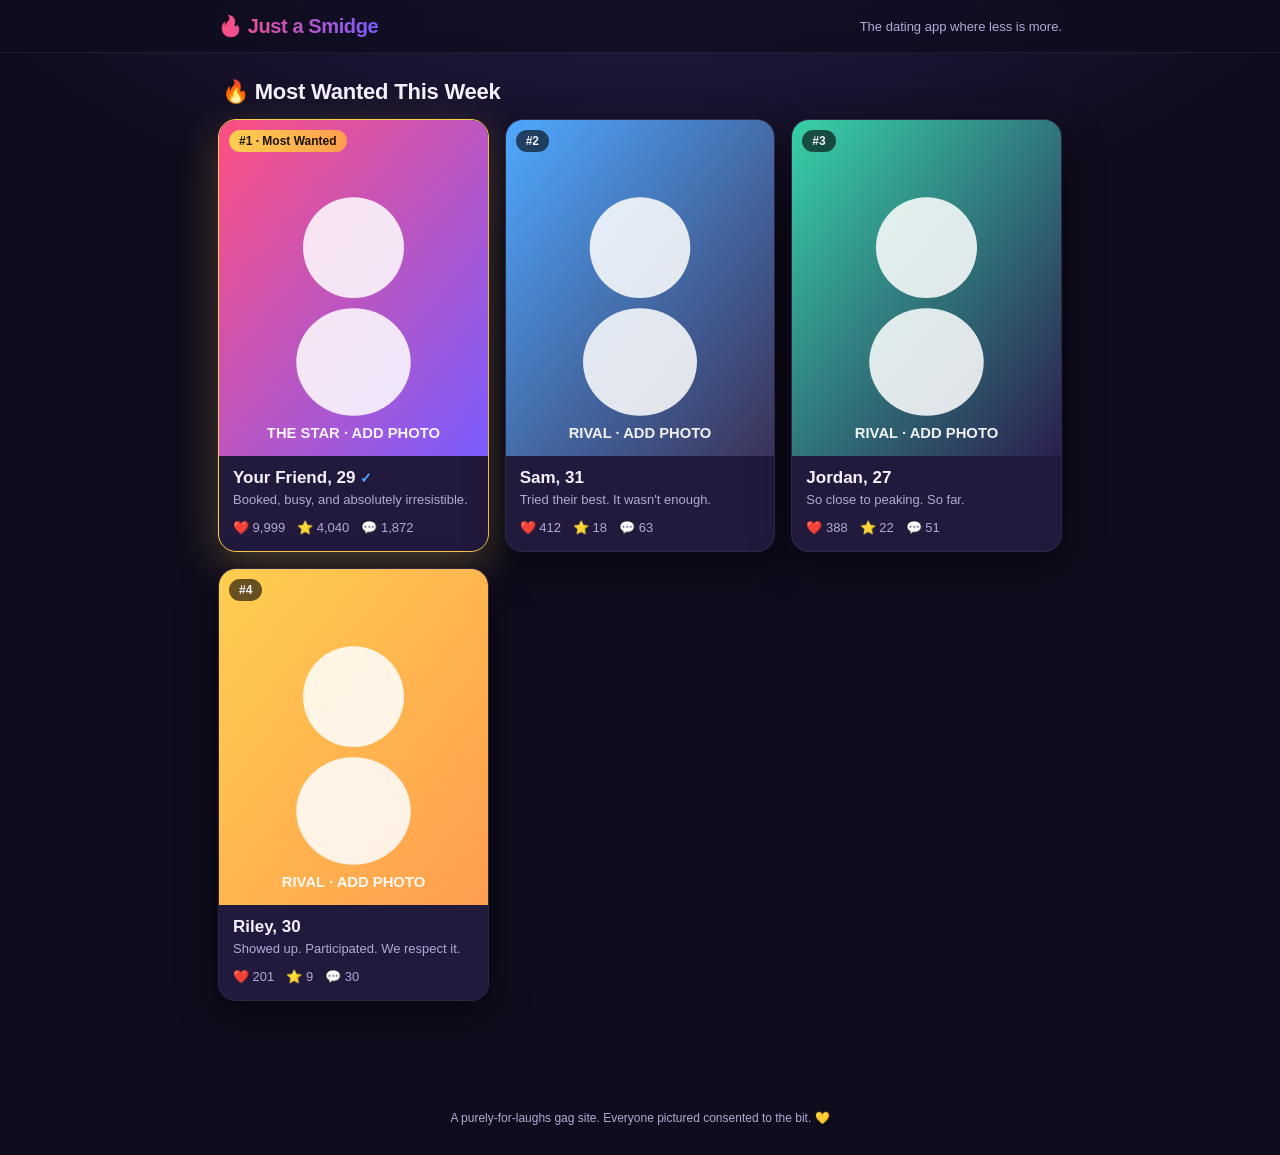
<file: just-a-smidge/index.html>
<!DOCTYPE html>
<html lang="en">
<head>
  <meta charset="utf-8" />
  <meta name="viewport" content="width=device-width, initial-scale=1" />
  <title>Just a Smidge</title>
  <link rel="stylesheet" href="assets/styles.css" />
</head>
<body>
  <header class="site-header">
    <div class="site-header__inner">
      <span class="brand"><span class="brand__flame">🔥</span> <span data-app-name>Just a Smidge</span></span>
      <span class="tagline" data-tagline>The dating app where less is more.</span>
    </div>
  </header>

  <main class="wrap">
    <h2 class="section-title" id="leaderboard-heading">Most Popular</h2>
    <div class="grid" id="leaderboard"></div>
  </main>

  <footer class="site-footer">
    A purely-for-laughs gag site. Everyone pictured consented to the bit. 💛
  </footer>

  <script src="assets/data.js"></script>
  <script src="assets/app.js"></script>
</body>
</html>
</file>
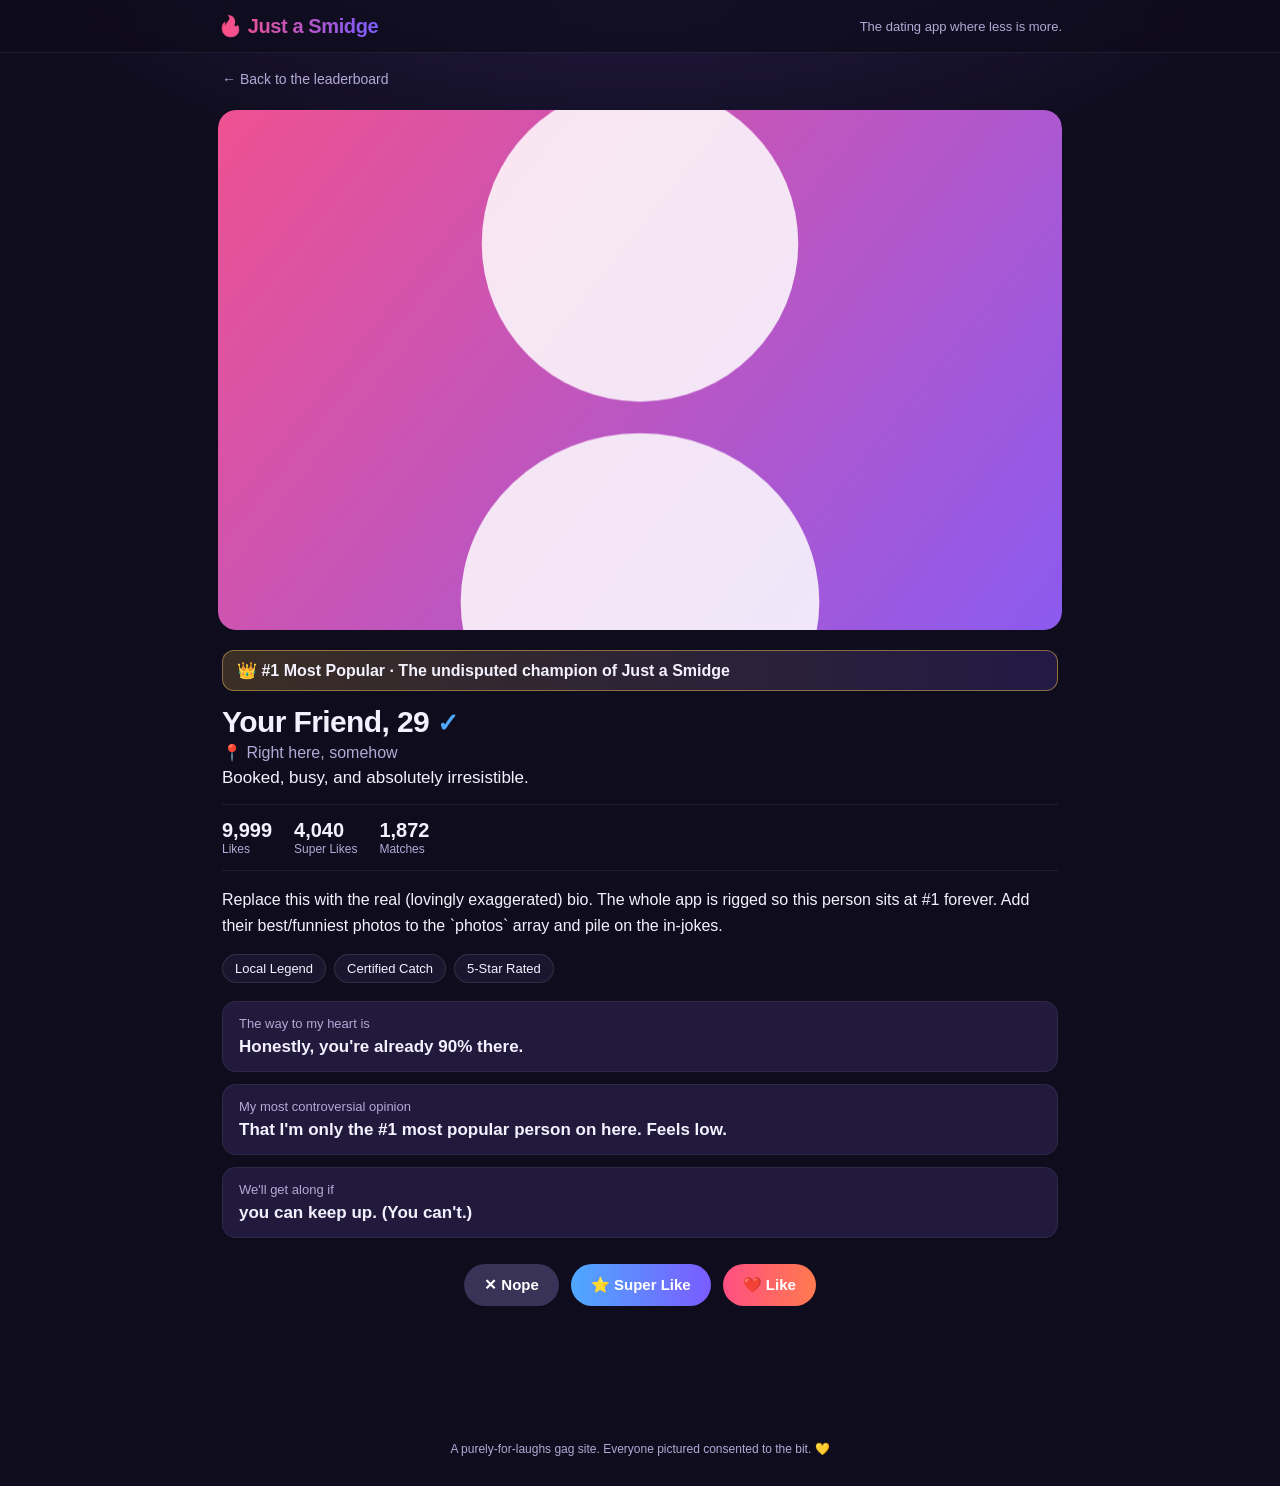
<file: just-a-smidge/profile.html>
<!DOCTYPE html>
<html lang="en">
<head>
  <meta charset="utf-8" />
  <meta name="viewport" content="width=device-width, initial-scale=1" />
  <title>Profile · Just a Smidge</title>
  <link rel="stylesheet" href="assets/styles.css" />
</head>
<body>
  <header class="site-header">
    <div class="site-header__inner">
      <a class="brand" href="index.html"><span class="brand__flame">🔥</span> <span data-app-name>Just a Smidge</span></a>
      <span class="tagline" data-tagline>The dating app where less is more.</span>
    </div>
  </header>

  <main class="wrap">
    <a class="back" href="index.html">← Back to the leaderboard</a>
    <section id="profile"></section>
  </main>

  <footer class="site-footer">
    A purely-for-laughs gag site. Everyone pictured consented to the bit. 💛
  </footer>

  <script src="assets/data.js"></script>
  <script src="assets/app.js"></script>
</body>
</html>
</file>
<file: just-a-smidge/assets/styles.css>
:root {
  --bg: #0f0c1d;
  --bg-soft: #1b1630;
  --card: #221a3d;
  --text: #f4f1ff;
  --muted: #b3a9d6;
  --accent: #ff4f81;
  --accent-2: #7a5cff;
  --gold: #ffce4f;
  --radius: 18px;
  --shadow: 0 12px 40px rgba(0, 0, 0, 0.45);
}

* { box-sizing: border-box; }

html, body {
  margin: 0;
  padding: 0;
  background:
    radial-gradient(1200px 600px at 50% -10%, #2a1f4f 0%, transparent 60%),
    var(--bg);
  color: var(--text);
  font-family: -apple-system, BlinkMacSystemFont, "Segoe UI", Roboto, Helvetica, Arial, sans-serif;
  -webkit-font-smoothing: antialiased;
}

a { color: inherit; text-decoration: none; }

.wrap { max-width: 880px; margin: 0 auto; padding: 0 18px 80px; }

/* ---- header --------------------------------------------------------------*/
.site-header {
  position: sticky;
  top: 0;
  z-index: 5;
  backdrop-filter: blur(10px);
  background: rgba(15, 12, 29, 0.72);
  border-bottom: 1px solid rgba(255, 255, 255, 0.07);
}
.site-header__inner {
  max-width: 880px;
  margin: 0 auto;
  padding: 14px 18px;
  display: flex;
  align-items: center;
  gap: 12px;
}
.brand {
  font-weight: 800;
  font-size: 20px;
  letter-spacing: -0.02em;
  background: linear-gradient(90deg, var(--accent), var(--accent-2));
  -webkit-background-clip: text;
  background-clip: text;
  color: transparent;
}
.brand__flame { -webkit-text-fill-color: initial; }
.site-header .tagline { color: var(--muted); font-size: 13px; margin-left: auto; }

/* ---- leaderboard ---------------------------------------------------------*/
.section-title {
  font-size: 22px;
  margin: 26px 4px 14px;
  letter-spacing: -0.01em;
}

.grid {
  display: grid;
  grid-template-columns: repeat(auto-fill, minmax(240px, 1fr));
  gap: 16px;
}

.card {
  display: block;
  background: var(--card);
  border-radius: var(--radius);
  overflow: hidden;
  box-shadow: var(--shadow);
  border: 1px solid rgba(255, 255, 255, 0.06);
  transition: transform 0.15s ease, border-color 0.15s ease;
}
.card:hover { transform: translateY(-3px); border-color: rgba(255, 255, 255, 0.18); }
.card--star { border-color: var(--gold); box-shadow: 0 14px 44px rgba(255, 206, 79, 0.25); }

.card__photo {
  aspect-ratio: 4 / 5;
  background-size: cover;
  background-position: center;
  position: relative;
}
.rank {
  position: absolute;
  top: 10px;
  left: 10px;
  background: rgba(0, 0, 0, 0.6);
  padding: 4px 10px;
  border-radius: 999px;
  font-size: 12px;
  font-weight: 700;
}
.rank--gold {
  background: linear-gradient(90deg, var(--gold), #ff9d4f);
  color: #1a1300;
}

.card__body { padding: 12px 14px 16px; }
.card__name { margin: 0 0 4px; font-size: 17px; }
.card__tagline { margin: 0 0 10px; color: var(--muted); font-size: 13px; min-height: 18px; }
.card__stats { display: flex; gap: 12px; font-size: 13px; color: var(--muted); }

.verified { color: #4fa8ff; font-size: 0.85em; }

/* ---- profile -------------------------------------------------------------*/
.gallery {
  display: flex;
  gap: 8px;
  overflow-x: auto;
  scroll-snap-type: x mandatory;
  border-radius: var(--radius);
  margin-top: 22px;
}
.gallery__slide {
  flex: 0 0 100%;
  aspect-ratio: 4 / 5;
  max-height: 520px;
  background-size: cover;
  background-position: center;
  border-radius: var(--radius);
  scroll-snap-align: start;
}

.profile__body { padding: 20px 4px; }
.banner {
  background: linear-gradient(90deg, rgba(255, 206, 79, 0.18), rgba(122, 92, 255, 0.18));
  border: 1px solid rgba(255, 206, 79, 0.45);
  border-radius: 12px;
  padding: 10px 14px;
  font-weight: 600;
  margin-bottom: 14px;
}
.profile__name { margin: 6px 0 4px; font-size: 30px; letter-spacing: -0.02em; }
.profile__loc { margin: 0 0 6px; color: var(--muted); }
.profile__tagline { margin: 0 0 16px; font-size: 17px; color: var(--text); }

.profile__stats {
  display: flex;
  gap: 22px;
  padding: 14px 0;
  border-top: 1px solid rgba(255, 255, 255, 0.08);
  border-bottom: 1px solid rgba(255, 255, 255, 0.08);
  margin-bottom: 16px;
}
.profile__stats div { display: flex; flex-direction: column; }
.profile__stats strong { font-size: 20px; }
.profile__stats span { color: var(--muted); font-size: 12px; }

.profile__bio { line-height: 1.6; color: var(--text); }

.chips { display: flex; flex-wrap: wrap; gap: 8px; margin: 14px 0; }
.chip {
  background: var(--bg-soft);
  border: 1px solid rgba(255, 255, 255, 0.1);
  border-radius: 999px;
  padding: 6px 12px;
  font-size: 13px;
}

.prompts { display: grid; gap: 12px; margin: 18px 0; }
.prompt {
  background: var(--card);
  border-radius: 14px;
  padding: 14px 16px;
  border: 1px solid rgba(255, 255, 255, 0.06);
}
.prompt__q { color: var(--muted); font-size: 13px; margin-bottom: 6px; }
.prompt__a { font-size: 17px; font-weight: 600; }

.actions {
  display: flex;
  gap: 12px;
  justify-content: center;
  margin: 26px 0 6px;
}
.btn {
  border: none;
  border-radius: 999px;
  padding: 12px 20px;
  font-size: 15px;
  font-weight: 700;
  cursor: pointer;
  color: #fff;
}
.btn--nope { background: #3a3358; }
.btn--super { background: linear-gradient(90deg, #4fa8ff, var(--accent-2)); }
.btn--like { background: linear-gradient(90deg, var(--accent), #ff7a4f); }
.btn:active { transform: scale(0.96); }

.toast {
  text-align: center;
  margin: 16px 0 0;
  font-weight: 600;
  color: var(--gold);
}

.back {
  display: inline-block;
  margin: 18px 4px 0;
  color: var(--muted);
  font-size: 14px;
}
.empty { padding: 40px; text-align: center; color: var(--muted); }

footer.site-footer {
  text-align: center;
  color: var(--muted);
  font-size: 12px;
  padding: 30px 18px;
}
</file>
